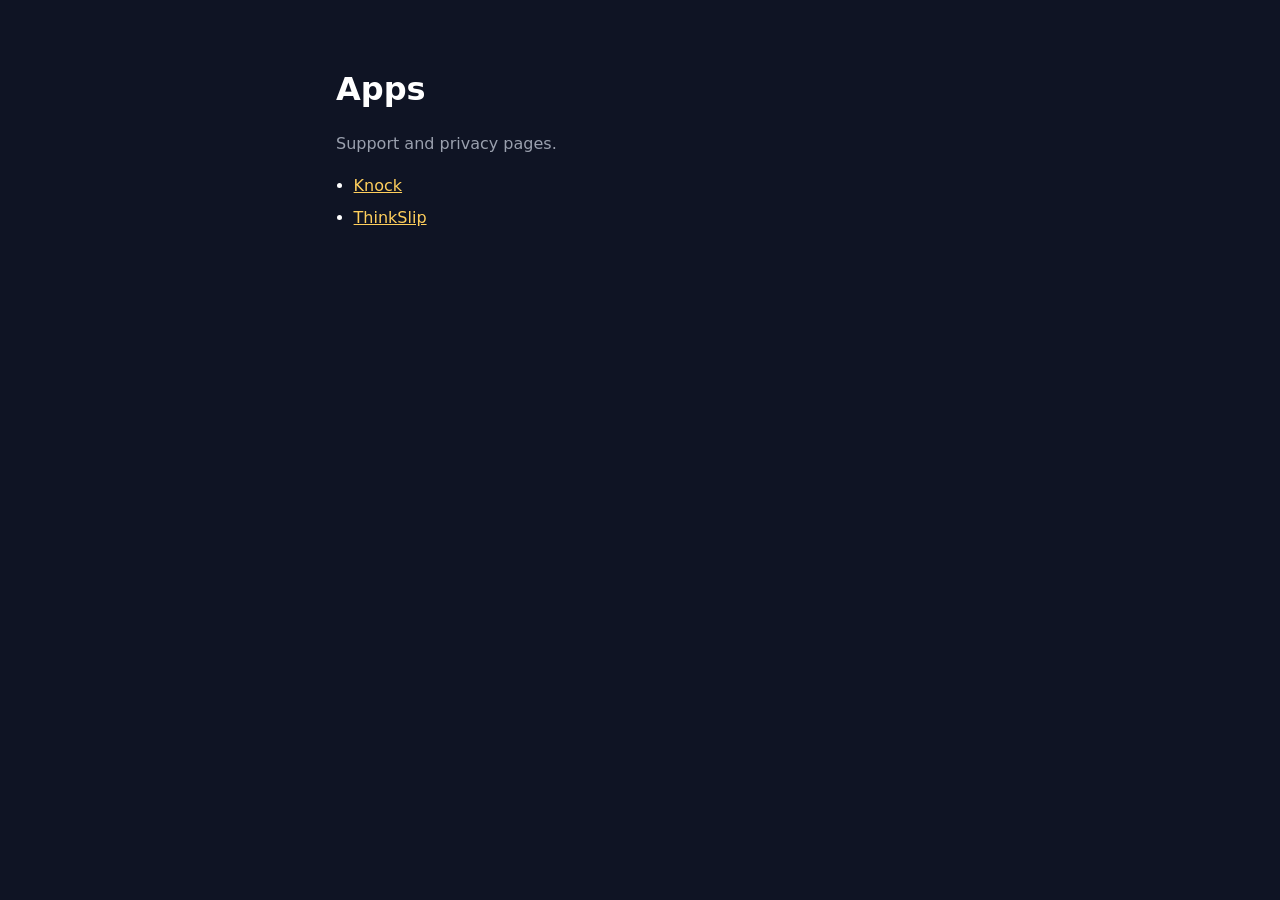
<file: index.html>
<!doctype html>
<html lang="en">
<head>
<meta charset="utf-8">
<meta name="viewport" content="width=device-width,initial-scale=1">
<title>s1nka — apps</title>
<style>
:root { color-scheme: dark; }
body { margin:0; background:#0f1424; color:#fff; font:16px/1.6 ui-rounded,-apple-system,system-ui,sans-serif; }
main { max-width:38rem; margin:0 auto; padding:4rem 1.25rem; }
h1 { font-size:2rem; margin:0 0 .5rem; }
p { color:#9aa0ae; }
a { color:#ffcf5c; }
ul { padding-left:1.1rem; }
li { margin:.4rem 0; }
</style>
</head>
<body>
<main>
  <h1>Apps</h1>
  <p>Support and privacy pages.</p>
  <ul>
    <li><a href="/knock/">Knock</a></li>
    <li><a href="/thinkslip/">ThinkSlip</a></li>
  </ul>
</main>
</body>
</html>
</file>
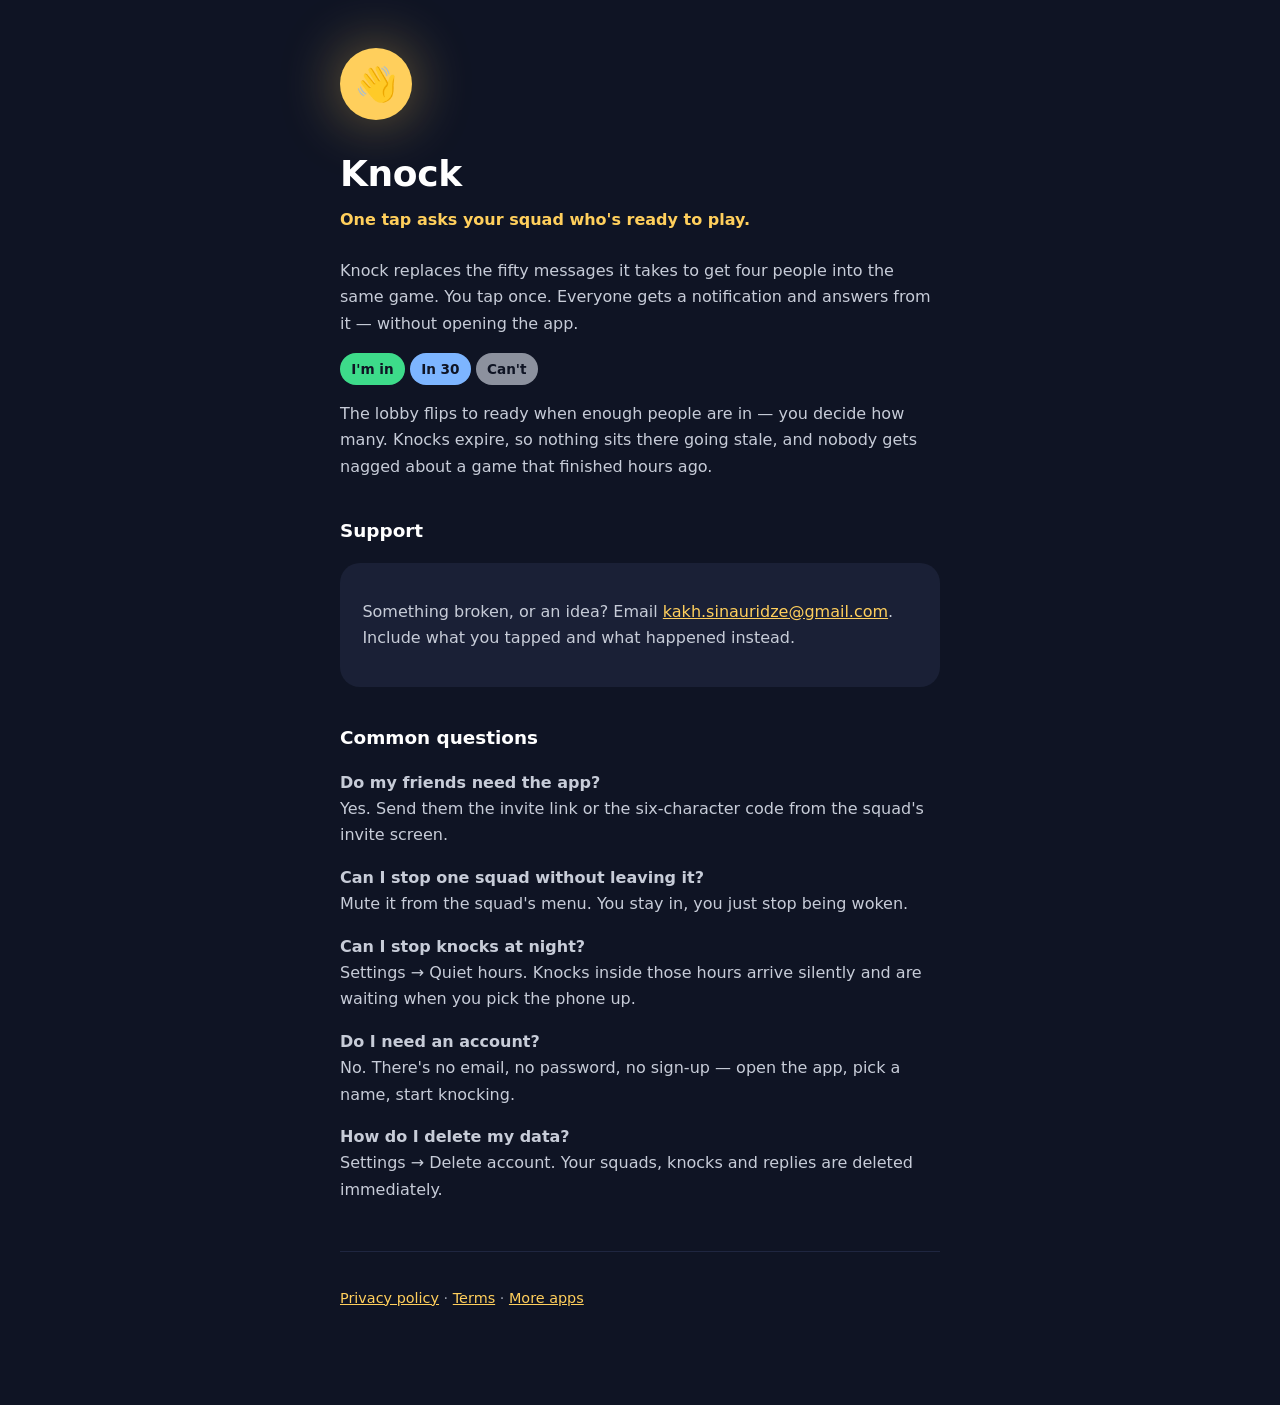
<file: knock/index.html>
<!doctype html>
<html lang="en">
<head>
<meta charset="utf-8">
<meta name="viewport" content="width=device-width,initial-scale=1">
<title>Knock — who's ready to play?</title>
<meta name="description" content="One tap asks your squad who's ready to play. They answer from the notification — in, in a bit, or can't.">
<link rel="stylesheet" href="style.css">
</head>
<body>
<main>
  <div class="mark">👋</div>
  <h1>Knock</h1>
  <p class="tagline">One tap asks your squad who's ready to play.</p>

  <p>
    Knock replaces the fifty messages it takes to get four people into the same game. You tap once.
    Everyone gets a notification and answers from it — without opening the app.
  </p>

  <p>
    <span class="pill yes">I'm in</span>
    <span class="pill soon">In 30</span>
    <span class="pill no">Can't</span>
  </p>

  <p>
    The lobby flips to ready when enough people are in — you decide how many. Knocks expire, so
    nothing sits there going stale, and nobody gets nagged about a game that finished hours ago.
  </p>

  <h2>Support</h2>
  <div class="card">
    <p>Something broken, or an idea? Email
      <a href="mailto:kakh.sinauridze@gmail.com">kakh.sinauridze@gmail.com</a>.
      Include what you tapped and what happened instead.</p>
  </div>

  <h2>Common questions</h2>

  <p><strong>Do my friends need the app?</strong><br>
  Yes. Send them the invite link or the six-character code from the squad's invite screen.</p>

  <p><strong>Can I stop one squad without leaving it?</strong><br>
  Mute it from the squad's menu. You stay in, you just stop being woken.</p>

  <p><strong>Can I stop knocks at night?</strong><br>
  Settings → Quiet hours. Knocks inside those hours arrive silently and are waiting when you pick
  the phone up.</p>

  <p><strong>Do I need an account?</strong><br>
  No. There's no email, no password, no sign-up — open the app, pick a name, start knocking.</p>

  <p><strong>How do I delete my data?</strong><br>
  Settings → Delete account. Your squads, knocks and replies are deleted immediately.</p>

  <footer>
    <p class="muted">
      <a href="privacy.html">Privacy policy</a> · <a href="terms.html">Terms</a> ·
      <a href="/">More apps</a>
    </p>
  </footer>
</main>
</body>
</html>
</file>
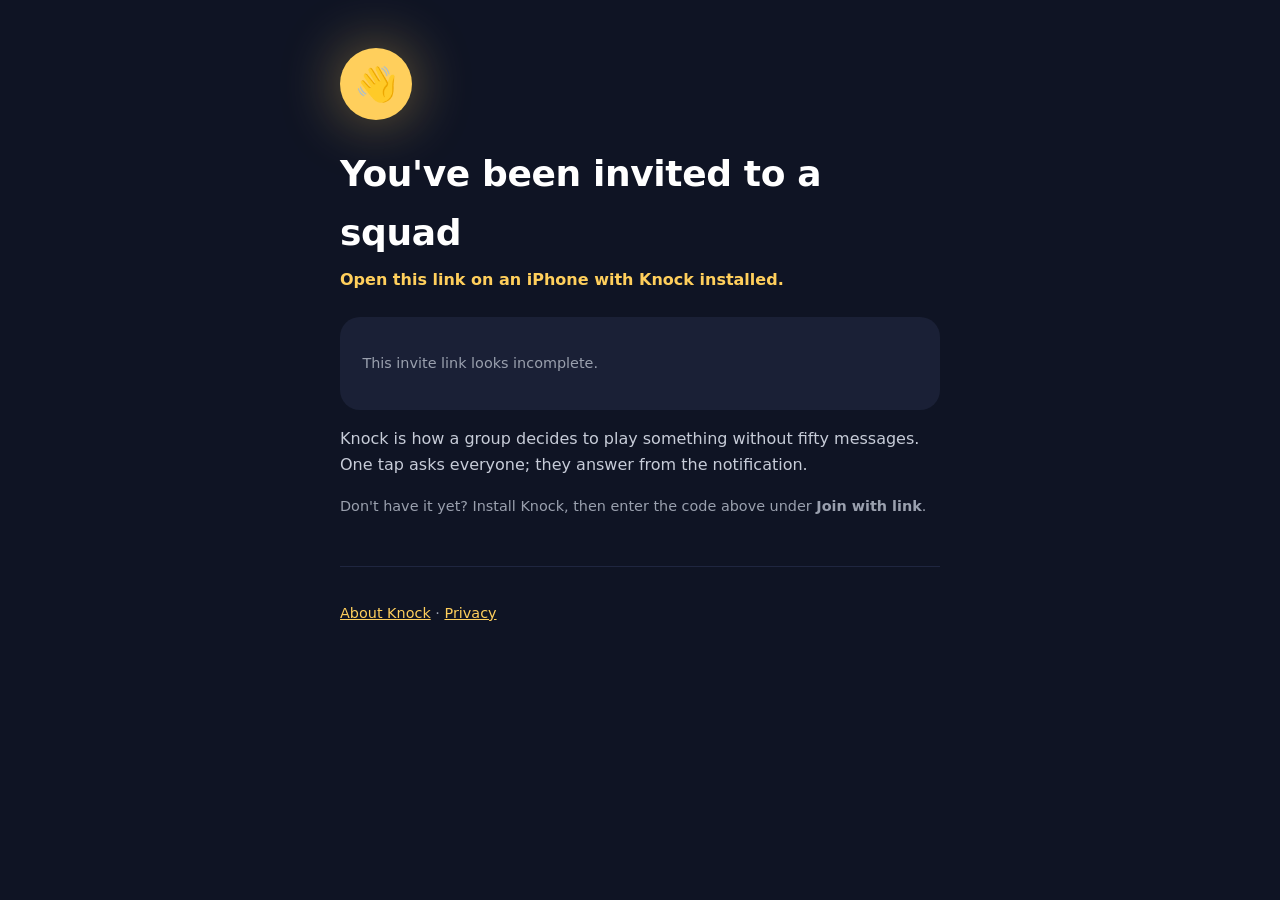
<file: knock/j/index.html>
<!doctype html>
<html lang="en">
<head>
<meta charset="utf-8">
<meta name="viewport" content="width=device-width,initial-scale=1">
<title>Knock — invite</title>
<link rel="stylesheet" href="../style.css">
</head>
<body>
<main>
  <div class="mark">👋</div>
  <h1>You've been invited to a squad</h1>
  <p class="tagline">Open this link on an iPhone with Knock installed.</p>

  <div class="card">
    <p id="code-line" class="muted">Invite code: <code id="code">—</code></p>
    <p><a id="open" href="#">Open in Knock</a></p>
  </div>

  <p>
    Knock is how a group decides to play something without fifty messages. One tap asks everyone;
    they answer from the notification.
  </p>

  <p class="muted">
    Don't have it yet? Install Knock, then enter the code above under <strong>Join with link</strong>.
  </p>

  <footer><p class="muted"><a href="../">About Knock</a> · <a href="../privacy.html">Privacy</a></p></footer>
</main>
<script>
  // On a phone with the app installed, iOS opens Knock before this page ever renders. This is
  // what the people without it see, so it has to carry the code in a form they can type.
  //
  // Two shapes are accepted: ?c=CODE, which is what the app generates because GitHub Pages can
  // serve it with a real 200, and /knock/j/CODE, which older shared links use.
  var params = new URLSearchParams(window.location.search);
  var fromQuery = params.get('c');
  var parts = window.location.pathname.split('/').filter(Boolean);
  var fromPath = parts[parts.length - 1] === 'j' ? '' : parts[parts.length - 1];
  var code = (fromQuery || fromPath || '').toUpperCase();
  if (/^[BCDFGHJKLMNPQRSTVWXYZ23456789]{6}$/.test(code)) {
    document.getElementById('code').textContent = code;
    document.getElementById('open').href = 'knock://join/' + code;
  } else {
    document.getElementById('code-line').textContent = 'This invite link looks incomplete.';
    document.getElementById('open').parentNode.style.display = 'none';
  }
</script>
</body>
</html>
</file>
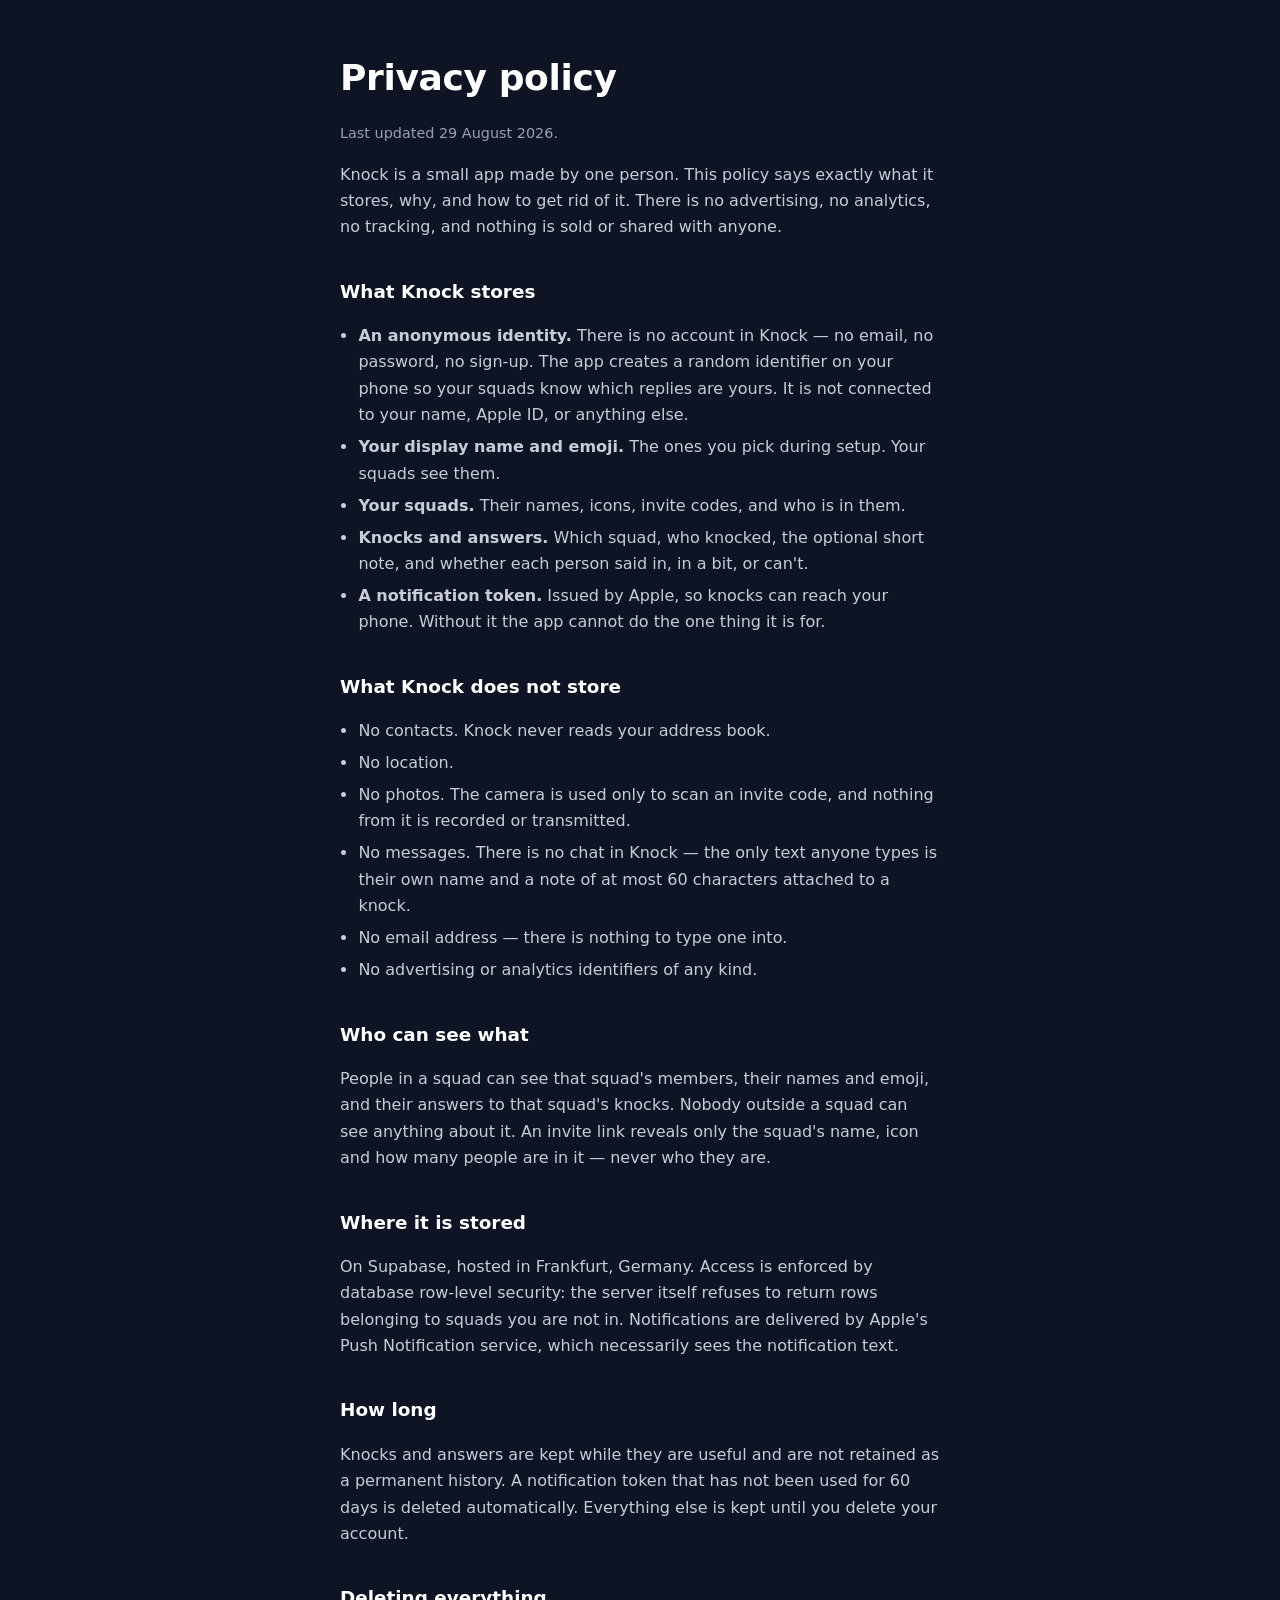
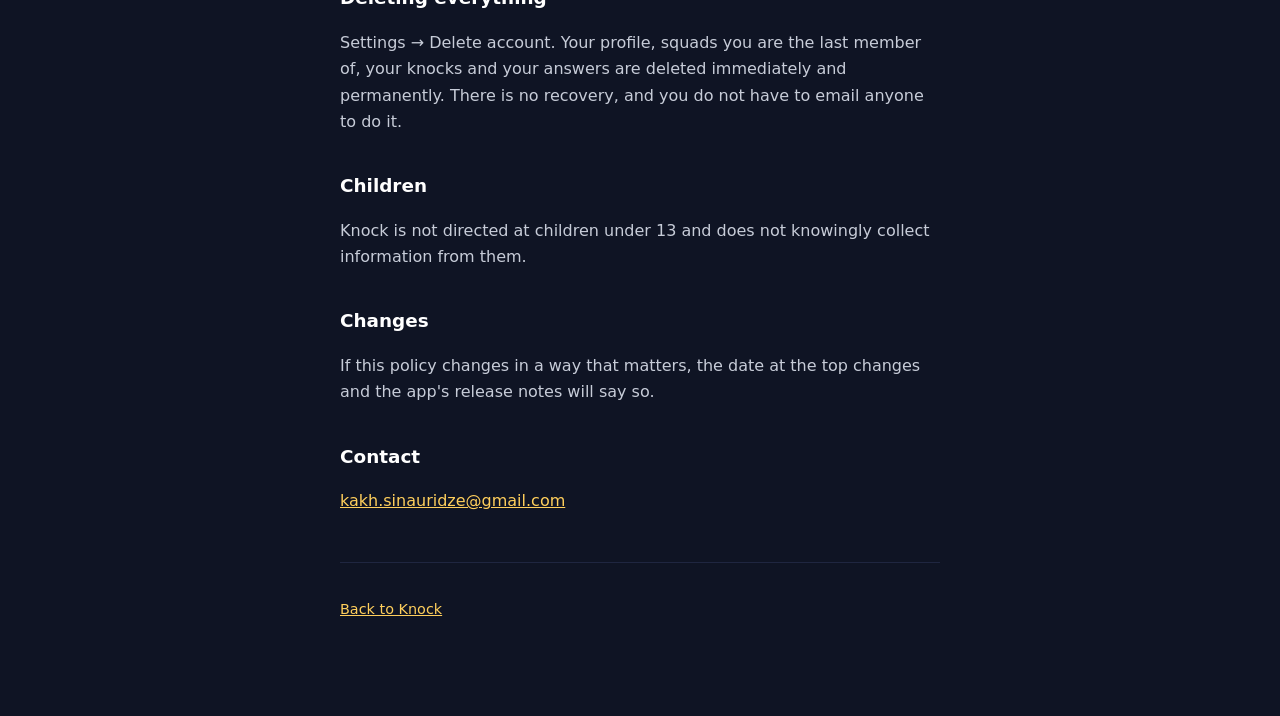
<file: knock/privacy.html>
<!doctype html>
<html lang="en">
<head>
<meta charset="utf-8">
<meta name="viewport" content="width=device-width,initial-scale=1">
<title>Knock — privacy policy</title>
<link rel="stylesheet" href="style.css">
</head>
<body>
<main>
  <h1>Privacy policy</h1>
  <p class="muted">Last updated 29 August 2026.</p>

  <p>
    Knock is a small app made by one person. This policy says exactly what it stores, why, and how
    to get rid of it. There is no advertising, no analytics, no tracking, and nothing is sold or
    shared with anyone.
  </p>

  <h2>What Knock stores</h2>
  <ul>
    <li><strong>An anonymous identity.</strong> There is no account in Knock — no email, no
      password, no sign-up. The app creates a random identifier on your phone so your squads know
      which replies are yours. It is not connected to your name, Apple ID, or anything else.</li>
    <li><strong>Your display name and emoji.</strong> The ones you pick during setup. Your squads
      see them.</li>
    <li><strong>Your squads.</strong> Their names, icons, invite codes, and who is in them.</li>
    <li><strong>Knocks and answers.</strong> Which squad, who knocked, the optional short note, and
      whether each person said in, in a bit, or can't.</li>
    <li><strong>A notification token.</strong> Issued by Apple, so knocks can reach your phone.
      Without it the app cannot do the one thing it is for.</li>
  </ul>

  <h2>What Knock does not store</h2>
  <ul>
    <li>No contacts. Knock never reads your address book.</li>
    <li>No location.</li>
    <li>No photos. The camera is used only to scan an invite code, and nothing from it is recorded
      or transmitted.</li>
    <li>No messages. There is no chat in Knock — the only text anyone types is their own name and a
      note of at most 60 characters attached to a knock.</li>
    <li>No email address — there is nothing to type one into.</li>
    <li>No advertising or analytics identifiers of any kind.</li>
  </ul>

  <h2>Who can see what</h2>
  <p>
    People in a squad can see that squad's members, their names and emoji, and their answers to
    that squad's knocks. Nobody outside a squad can see anything about it. An invite link reveals
    only the squad's name, icon and how many people are in it — never who they are.
  </p>

  <h2>Where it is stored</h2>
  <p>
    On Supabase, hosted in Frankfurt, Germany. Access is enforced by database row-level security:
    the server itself refuses to return rows belonging to squads you are not in. Notifications are
    delivered by Apple's Push Notification service, which necessarily sees the notification text.
  </p>

  <h2>How long</h2>
  <p>
    Knocks and answers are kept while they are useful and are not retained as a permanent history.
    A notification token that has not been used for 60 days is deleted automatically. Everything
    else is kept until you delete your account.
  </p>

  <h2>Deleting everything</h2>
  <p>
    Settings → Delete account. Your profile, squads you are the last member of, your knocks and
    your answers are deleted immediately and permanently. There is no recovery, and you do not have
    to email anyone to do it.
  </p>

  <h2>Children</h2>
  <p>
    Knock is not directed at children under 13 and does not knowingly collect information from
    them.
  </p>

  <h2>Changes</h2>
  <p>
    If this policy changes in a way that matters, the date at the top changes and the app's release
    notes will say so.
  </p>

  <h2>Contact</h2>
  <p><a href="mailto:kakh.sinauridze@gmail.com">kakh.sinauridze@gmail.com</a></p>

  <footer><p class="muted"><a href="index.html">Back to Knock</a></p></footer>
</main>
</body>
</html>
</file>
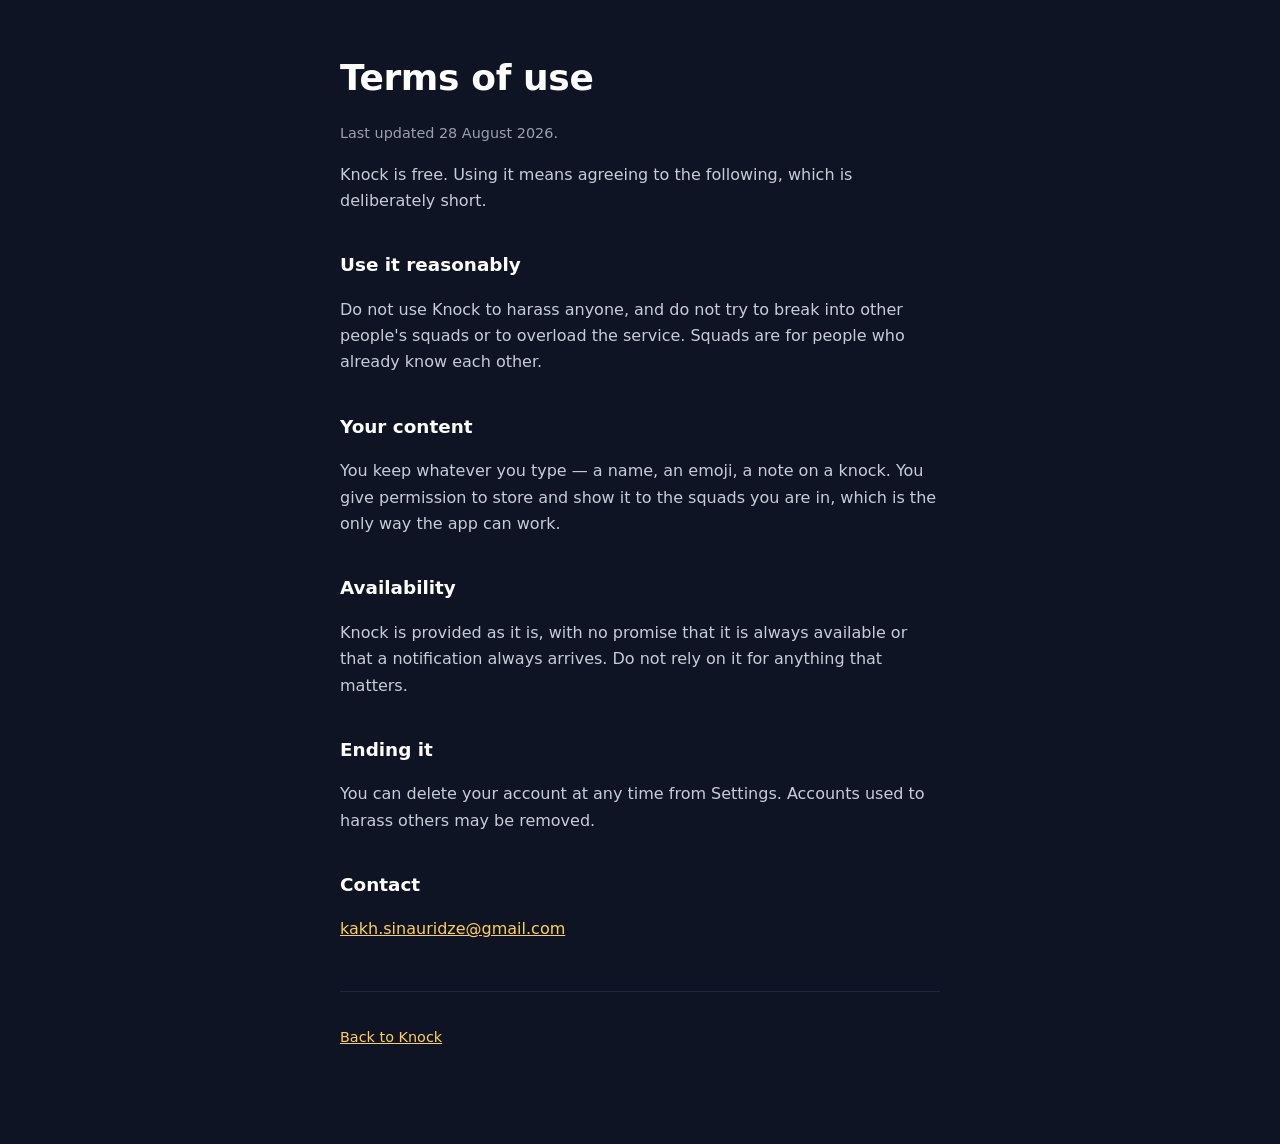
<file: knock/terms.html>
<!doctype html>
<html lang="en">
<head>
<meta charset="utf-8">
<meta name="viewport" content="width=device-width,initial-scale=1">
<title>Knock — terms of use</title>
<link rel="stylesheet" href="style.css">
</head>
<body>
<main>
  <h1>Terms of use</h1>
  <p class="muted">Last updated 28 August 2026.</p>

  <p>Knock is free. Using it means agreeing to the following, which is deliberately short.</p>

  <h2>Use it reasonably</h2>
  <p>
    Do not use Knock to harass anyone, and do not try to break into other people's squads or to
    overload the service. Squads are for people who already know each other.
  </p>

  <h2>Your content</h2>
  <p>
    You keep whatever you type — a name, an emoji, a note on a knock. You give permission to store
    and show it to the squads you are in, which is the only way the app can work.
  </p>

  <h2>Availability</h2>
  <p>
    Knock is provided as it is, with no promise that it is always available or that a notification
    always arrives. Do not rely on it for anything that matters.
  </p>

  <h2>Ending it</h2>
  <p>
    You can delete your account at any time from Settings. Accounts used to harass others may be
    removed.
  </p>

  <h2>Contact</h2>
  <p><a href="mailto:kakh.sinauridze@gmail.com">kakh.sinauridze@gmail.com</a></p>

  <footer><p class="muted"><a href="index.html">Back to Knock</a></p></footer>
</main>
</body>
</html>
</file>
<file: knock/style.css>
:root { color-scheme: dark; }
* { box-sizing: border-box; }
body {
  margin: 0;
  background: #0f1424;
  color: #fff;
  font: 16px/1.65 ui-rounded, -apple-system, "SF Pro Rounded", system-ui, sans-serif;
}
main { max-width: 40rem; margin: 0 auto; padding: 3rem 1.25rem 5rem; }
.mark {
  width: 72px; height: 72px; border-radius: 50%;
  background: #ffcf5c; box-shadow: 0 0 60px rgba(255,207,92,.45);
  display: grid; place-items: center; font-size: 34px; margin-bottom: 1.5rem;
}
h1 { font-size: 2.25rem; margin: 0 0 .25rem; letter-spacing: -.01em; }
h2 { font-size: 1.15rem; margin: 2.25rem 0 .5rem; }
.tagline { color: #ffcf5c; font-weight: 600; margin: 0 0 1.5rem; }
p, li { color: #c7ccd8; }
.muted { color: #9aa0ae; font-size: .9rem; }
a { color: #ffcf5c; }
ul { padding-left: 1.15rem; }
li { margin: .35rem 0; }
.card {
  background: #1a2036; border-radius: 20px; padding: 1.25rem 1.4rem; margin: 1rem 0;
}
.pill {
  display: inline-block; padding: .3rem .7rem; border-radius: 99px;
  font-size: .85rem; font-weight: 700; color: #0f1424;
}
.yes { background: #3ddb8a; } .soon { background: #7db5ff; } .no { background: #8c919e; }
footer { margin-top: 3rem; border-top: 1px solid #1f2640; padding-top: 1.25rem; }
code { background:#1a2036; padding:.1rem .35rem; border-radius:6px; font-size:.9em; }
</file>
